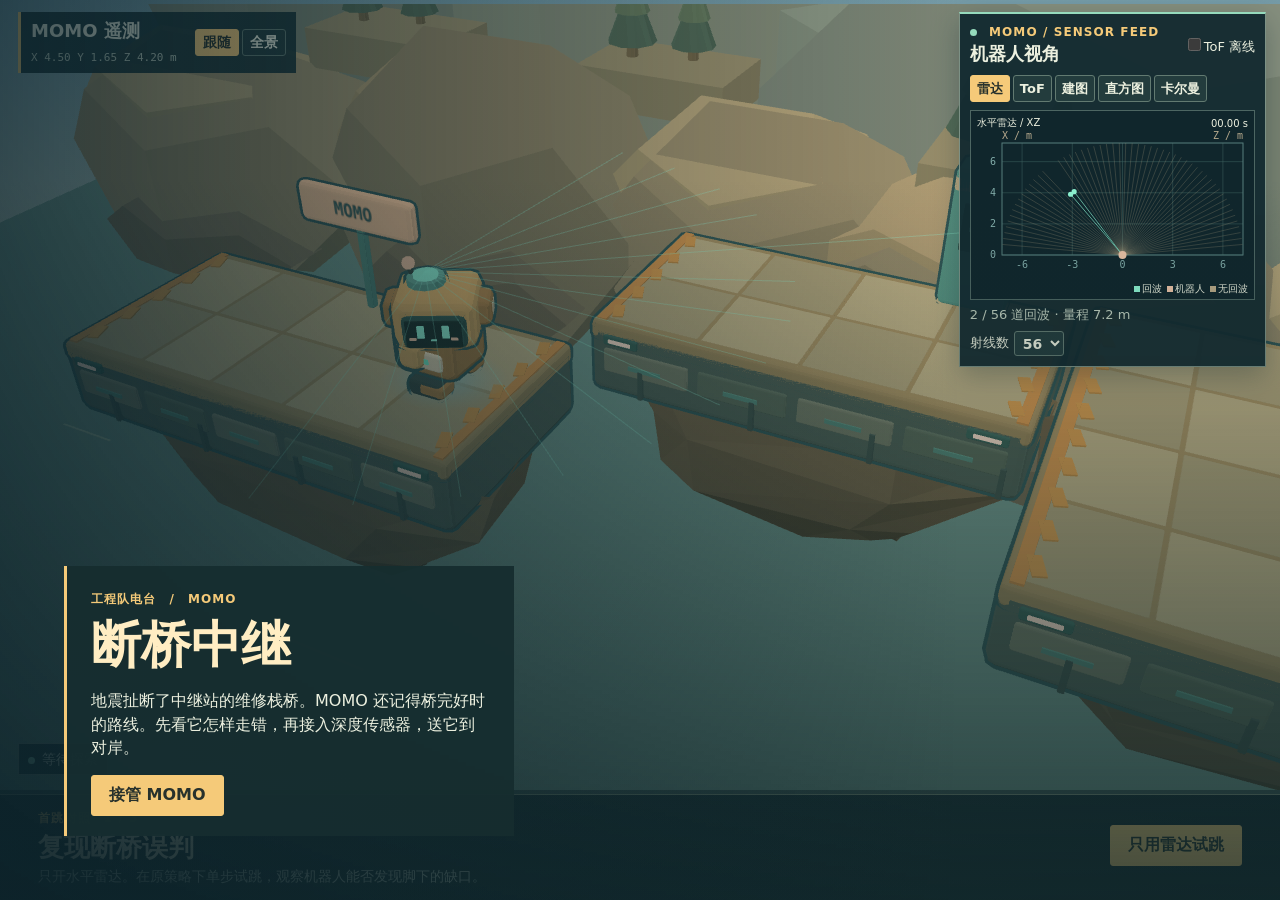
<file: momo-stage.html>
<!doctype html>
<!-- Three.js
The MIT License

Copyright © 2010-2026 three.js authors

Permission is hereby granted, free of charge, to any person obtaining a copy
of this software and associated documentation files (the "Software"), to deal
in the Software without restriction, including without limitation the rights
to use, copy, modify, merge, publish, distribute, sublicense, and/or sell
copies of the Software, and to permit persons to whom the Software is
furnished to do so, subject to the following conditions:

The above copyright notice and this permission notice shall be included in
all copies or substantial portions of the Software.

THE SOFTWARE IS PROVIDED "AS IS", WITHOUT WARRANTY OF ANY KIND, EXPRESS OR
IMPLIED, INCLUDING BUT NOT LIMITED TO THE WARRANTIES OF MERCHANTABILITY,
FITNESS FOR A PARTICULAR PURPOSE AND NONINFRINGEMENT. IN NO EVENT SHALL THE
AUTHORS OR COPYRIGHT HOLDERS BE LIABLE FOR ANY CLAIM, DAMAGES OR OTHER
LIABILITY, WHETHER IN AN ACTION OF CONTRACT, TORT OR OTHERWISE, ARISING FROM,
OUT OF OR IN CONNECTION WITH THE SOFTWARE OR THE USE OR OTHER DEALINGS IN
THE SOFTWARE.

-->
<html lang="zh-CN"><head><meta charset="utf-8"><meta name="viewport" content="width=device-width, initial-scale=1"><meta name="theme-color" content="#13292d"><title>断桥中继 · 峡谷回声</title><link rel="stylesheet" href="./momo.css"><script defer src="./momo-scenery.js"></script><script defer src="./momo-challenge.js"></script><script type="module" src="./momo-runtime.mjs"></script></head><body>
<main class="momo-shell">
  <div class="worksite"><div id="stage" class="stage">
          <div class="sky-moon" aria-hidden="true"></div>
          <div id="stage-render" class="stage-render" role="img" aria-label="MOMO 在峡谷维修栈桥上试跳的三维画面"></div>
          <div id="landing-targets" role="group" aria-label="现场候选落点"></div>
          <header class="stage-header">
            <div>
              <h2 id="stage-title">MOMO 遥测</h2>
              <span class="stage-pose" id="stage-pose"></span>
            </div>
            <div class="camera-switch" role="group" aria-label="镜头视角">
              <button type="button" data-camera="follow" aria-pressed="true" title="可拖动画面调整角度">跟随</button>
              <button type="button" data-camera="overview" aria-pressed="false">全景</button>
            </div>
          </header>
          <div class="stage-hud">
            <div class="stage-event"><span id="status-dot" class="status-dot"></span><span id="stage-status" role="status">等待探索</span></div>
            <span id="stage-reward" class="stage-reward" hidden></span>
          </div>
          <div class="progress-track" aria-hidden="true"><div id="stage-progress"></div></div>
        </div>
        
    <button type="button" id="monitor-toggle" aria-expanded="false" aria-controls="monitor">传感器副屏</button>
    <aside id="monitor"><section class="sensor-card" aria-labelledby="sensor-title">
        <header class="sensor-header">
          <div><div class="sensor-eyebrow"><span></span> MOMO / SENSOR FEED</div><h2 id="sensor-title">机器人视角</h2></div>
          <label class="switch-control"><input id="depth-on" type="checkbox" role="switch" checked /><span class="switch-track" aria-hidden="true"></span><span id="depth-switch-label">接入 ToF</span></label>
        </header>
        <div id="sensor-tabs" class="sensor-tabs" role="group" aria-label="副屏视图">
          <button type="button" data-sensor="radar" aria-pressed="false">雷达</button>
          <button type="button" data-sensor="depth" aria-pressed="true">ToF</button>
          <button type="button" data-sensor="map" aria-pressed="false">建图</button>
          <button type="button" data-sensor="histogram" aria-pressed="false">直方图</button>
          <button type="button" data-sensor="kalman" aria-pressed="false">卡尔曼</button>
        </div>
        <div class="sensor-window" id="sensor-window">
          <div class="sensor-window-meta"><span id="feed-name">ToF / 局部点云</span><span id="feed-time">00.00 s</span></div>
          <canvas id="sensor-canvas" role="img" aria-describedby="sensor-readout"></canvas>
          <div id="depth-empty" class="depth-empty" hidden><span aria-hidden="true">◌</span><strong>ToF 未接入</strong><small>打开上方开关，查看深度和点云。</small></div>
          <div id="sensor-legend" class="sensor-legend"></div>
        </div>
        <div class="sensor-footer">
          <p id="sensor-readout"></p>
          <div id="radar-options" class="sensor-options" hidden>
            <label for="radar-beams">射线数</label>
            <select id="radar-beams"><option value="24">24</option><option value="56" selected>56</option><option value="96">96</option></select>
          </div>
          <div id="depth-options" class="sensor-options">
            <label for="depth-view">视图</label>
            <select id="depth-view"><option value="depth">深度图</option><option value="cloud" selected>3D 点云</option></select>
          </div>
          <div id="histogram-options" class="sensor-options localization-options" hidden>
            <label for="histogram-view">概率层</label>
            <select id="histogram-view"><option value="posterior">后验</option><option value="likelihood">测距似然</option><option value="prediction">运动预测</option></select>
            <div class="beacon-options" role="group" aria-label="参与测距的信标">
              <label><input type="checkbox" data-beacon="0" checked /> A</label>
              <label><input type="checkbox" data-beacon="1" checked /> B</label>
              <label><input type="checkbox" data-beacon="2" checked /> C</label>
            </div>
          </div>
          <div id="kalman-options" class="sensor-options" hidden>
            <label for="measurement-noise">测量噪声 σ</label>
            <select id="measurement-noise"><option value="0.35">0.35 m</option><option value="0.95" selected>0.95 m</option><option value="1.8">1.80 m</option></select>
          </div>
        </div>
      </section></aside>
  </div>
  <section class="pilot">
    <div class="pilot-task"><small id="phase-title">工程调度</small><h1 id="mission-goal">断桥中继</h1><p id="pilot-hint" role="status"></p></div>
    <div class="pilot-actions"><button class="primary" id="mission-action">接入现场</button><div id="jump-command" hidden><label for="pilot-jump">试跳动作</label> <select id="pilot-jump"></select> <button id="send-jump">发出单跳</button></div></div>
    <div class="pilot-secondary"><button id="open-training" hidden>策略训练</button><span id="comparison-note"></span></div>
    <div class="stage-controls">
          <button id="play" type="button" class="play"><span id="play-icon" aria-hidden="true">▶</span><span id="play-label">开始探索</span></button>
          <button id="step" type="button" class="quiet"><span aria-hidden="true">▷|</span> 单步</button>
          <button id="restart" type="button" class="quiet"><span aria-hidden="true">↺</span> 重开对照</button>
          <label class="obstacle-control"><input type="checkbox" id="bridge-cut" checked /> 断桥</label>
          <label class="speed" for="speed">速度
            <select id="speed">
              <option value="0.5">0.5×</option>
              <option value="1" selected>1×</option>
              <option value="2">2×</option>
              <option value="4">4×</option>
            </select>
          </label>
        </div>
      
  </section>
  <section class="lab-drawer" id="training-drawer" role="dialog" aria-label="策略训练" hidden><div class="drawer-head"><h2>策略训练</h2><button id="close-training">返回现场</button></div><div class="bottom-grid">
      <section class="training-card" aria-labelledby="training-title">
        <header class="training-heading">
          <div><h2 id="training-title">训练曲线</h2><p id="chart-source">桥接通时预训练 · 220 回合</p></div>
          <div class="segment" role="group" aria-label="曲线指标">
            <button type="button" data-chart="reward" aria-pressed="true">回合奖励</button>
            <button type="button" data-chart="success" aria-pressed="false">通关率</button>
          </div>
        </header>
        <div class="training-metrics">
          <div><span>当前训练回合</span><strong id="metric-episodes">0</strong></div>
          <div><span>近 20 局平均奖励</span><strong id="metric-average">—</strong></div>
          <div><span>近 20 局通关率</span><strong id="metric-rate">—</strong></div>
        </div>
        <div class="chart-wrap"><canvas id="training-chart" role="img" aria-label="按回合绘制的真实训练数据"></canvas></div>
        <div id="chart-key" class="chart-key"><span><i></i>20 局滑动平均</span><span><i></i>单局奖励</span></div>
      </section>

      <section class="tuning-card" aria-labelledby="tuning-title">
        <header class="tuning-heading"><h2 id="tuning-title">策略与奖惩</h2><span>Q-LEARNING</span></header>
        <label class="reward-control" for="reward">奖励函数<select id="reward"><option value="balanced">均衡</option><option value="safe">避险优先</option><option value="short">少走步数</option></select></label>
        <div id="reward-details" class="reward-details"></div>
        <label class="slider-row" for="alpha"><span>学习率 <b>α</b></span><output for="alpha" id="alpha-value">0.32</output><input type="range" id="alpha" min="0.05" max="0.95" step="0.01" value="0.32" /></label>
        <label class="slider-row" for="gamma"><span>折扣因子 <b>γ</b></span><output for="gamma" id="gamma-value">0.985</output><input type="range" id="gamma" min="0.70" max="0.995" step="0.005" value="0.985" /></label>
        <label class="slider-row" for="epsilon"><span>探索率 <b>ε</b></span><output for="epsilon" id="epsilon-value">0.14</output><input type="range" id="epsilon" min="0" max="0.6" step="0.01" value="0.14" /></label>
        <div class="tuning-actions">
          <label for="train-episodes">回合数</label>
          <select id="train-episodes"><option value="100">100</option><option value="1000" selected>1,000</option><option value="10000">10,000</option></select>
          <button type="button" id="train">快进训练</button>
          <button type="button" id="clear" class="quiet">清空策略</button>
        </div>
        <progress id="train-progress" class="train-progress" aria-label="快进训练进度" hidden></progress>
        <p id="tuning-status" class="tuning-status" role="status">可清空策略，从零开始探索。</p>
      </section>
    </div>
    </section>
  <div id="radio-intro" class="radio-intro"><div><small>工程队电台　/　MOMO</small><h2>断桥中继</h2><p>地震扯断了中继站的维修栈桥。MOMO 还记得桥完好时的路线。先看它怎样走错，再接入深度传感器，送它到对岸。</p><button id="accept-task" class="primary">接管 MOMO</button></div></div>
</main></body></html>
</file>
<file: momo.css>
:root{color-scheme:dark;--ink:#ecf0df;--muted:#c1d0c0;--gold:#f5ca79;--edge:#697d71;--panel:#183134;--mint:#95dabc;font:16px/1.45 system-ui,"PingFang SC","Microsoft YaHei",sans-serif}*{box-sizing:border-box}html,body{width:100%;height:100%;margin:0;overflow:hidden}body{background:#14292d;color:var(--ink)}h1,h2,p{margin:0}button,select{min-height:33px;padding:5px 10px;color:var(--ink);font:650 14px system-ui;background:#233c3d;border:1px solid #627a71;border-radius:3px;cursor:pointer}button:hover,select:hover{border-color:var(--gold)}button:focus-visible,select:focus-visible,input:focus-visible{outline:2px solid var(--gold);outline-offset:2px}button:disabled{opacity:.55;cursor:default}[hidden]{display:none!important}.primary,button[aria-pressed=true]{border-color:var(--gold);background:var(--gold);color:#27312c}.primary{font-size:16px;padding:9px 17px}.momo-shell{position:relative;height:100%;display:flex;flex-direction:column}.worksite{position:relative;flex:1;min-height:0;background:linear-gradient(#759ba7 0,#cad1ba 43%,#a7b09b 66%,#577b79 100%);overflow:hidden}.stage{position:absolute;inset:0}.stage-render{position:absolute;inset:0;cursor:grab;touch-action:none}.stage-render:active{cursor:grabbing}.stage-render canvas{width:100%;height:100%;display:block}.stage-header{position:absolute;left:18px;top:12px;display:flex;align-items:center;gap:18px;padding:6px 10px;background:#183134e8;border-left:3px solid var(--gold)}.stage-header h2{font-size:18px}.stage-pose{font:11px ui-monospace,monospace;color:var(--muted)}.camera-switch{display:flex;gap:3px}.camera-switch button{min-height:27px;padding:2px 7px}.stage-hud{position:absolute;bottom:19px;left:18px;display:flex;align-items:center;gap:6px}.stage-event,.stage-reward{background:#183134e8;border:1px solid #849487;padding:5px 9px;font-size:14px}.status-dot,.sensor-eyebrow span{display:inline-block;width:7px;height:7px;border-radius:50%;background:var(--mint);margin-right:7px}.status-dot[data-tone=bad]{background:#e99a76}.stage-reward[data-tone=bad]{color:#eeb49b}.progress-track{position:absolute;bottom:0;left:0;width:100%;height:4px;background:#3e5653}.progress-track div{height:100%;background:var(--gold);transition:width .25s}
#monitor{position:absolute;right:14px;top:12px;width:clamp(242px,24vw,355px);max-height:calc(100% - 25px);overflow:auto;background:#122a30f2;border:1px solid #7c9185;border-top:2px solid var(--mint);box-shadow:0 8px 27px #152e3355}.sensor-card{padding:10px}.sensor-header{display:flex;align-items:center;justify-content:space-between;gap:8px}.sensor-eyebrow,.pilot-task small,.radio-intro small{font-weight:750;color:var(--gold);font-size:12px;letter-spacing:.09em}.sensor-header h2{font-size:18px}.switch-control{font-size:13px}.sensor-tabs,.segment{display:flex;flex-wrap:wrap;gap:3px;margin:8px 0}.sensor-tabs button{font-size:13px;min-height:27px;padding:2px 6px}.sensor-window{position:relative;background:#10262c;border:1px solid #4d6662;height:clamp(128px,22vh,190px)}.sensor-window canvas,.training-chart canvas,#training-chart{width:100%;height:100%;display:block}.sensor-window[data-drag=true] canvas{touch-action:none;cursor:grab}.sensor-window-meta,.sensor-legend{position:absolute;left:6px;right:6px;font:10px ui-monospace,system-ui;display:flex;align-items:center;justify-content:space-between;pointer-events:none}.sensor-window-meta{top:5px}.sensor-legend{bottom:3px;justify-content:flex-end;gap:5px}.sensor-legend i{background:var(--swatch);display:inline-block;width:6px;height:6px;margin-right:2px}.depth-empty{position:absolute;inset:0;display:grid;place-content:center;text-align:center;background:#122931e6}.depth-empty small{font-size:11px}.sensor-footer p{margin:6px 0;font-size:13px;color:var(--muted)}.sensor-options,.beacon-options{display:flex;align-items:center;gap:5px;flex-wrap:wrap;font-size:13px}.sensor-options select,.speed select{min-height:25px;padding:1px 4px}.pilot{flex:none;display:grid;grid-template-columns:minmax(0,1.3fr) auto;gap:4px 16px;padding:10px clamp(14px,3vw,48px);background:linear-gradient(102deg,#213737,#12262c);border-top:1px solid #82927b}.pilot-task h1{color:#fff1d1;font-size:clamp(19px,2vw,27px)}.pilot-task p{font-size:14px;color:#d5dfcf}.pilot-actions{display:flex;align-items:center;justify-content:flex-end;gap:8px;flex-wrap:wrap}.pilot-secondary{display:flex;align-items:center;gap:9px;color:var(--mint);font-size:13px}.stage-controls{display:flex;align-items:center;justify-content:flex-end;gap:6px;flex-wrap:wrap}.stage-controls label,#jump-command label{font-size:13px}.stage-controls input,.switch-control input,.beacon-options input,input[type=range]{accent-color:var(--mint)}body[data-mode=mission] .stage-controls{display:none}body[data-mode=lab] .pilot-actions{display:none}body[data-mode=lab] .stage-controls{grid-area:1 / 2}#monitor-toggle{display:none}.radio-intro{position:absolute;inset:0;display:grid;align-items:end;justify-items:start;background:linear-gradient(90deg,#0a2029ba,transparent 75%),linear-gradient(0deg,#11272ac9,transparent 80%);z-index:5;padding:clamp(18px,5vw,70px)}.radio-intro>div{width:min(450px,100%);padding:20px 24px;border-left:3px solid var(--gold);background:#162d30f4}.radio-intro h2{font-size:clamp(30px,4vw,50px);color:#ffedc3}.radio-intro p{margin:8px 0 16px}.lab-drawer{position:absolute;right:1%;top:2%;bottom:2%;width:min(680px,98%);z-index:4;overflow:auto;background:#172f33;border:1px solid #809689;padding:16px;box-shadow:0 12px 70px #0e2529b3}.drawer-head,.training-heading,.tuning-heading,.tuning-actions,.chart-key,.metric-row{display:flex;align-items:center;justify-content:space-between;gap:7px;flex-wrap:wrap}.drawer-head{padding-bottom:8px;border-bottom:1px solid var(--edge)}.bottom-grid section{padding:10px 0}.bottom-grid h2{font-size:19px;color:#ffe3a8}.bottom-grid p,.bottom-grid label{font-size:14px}.bottom-grid canvas#training-chart{height:130px}.metrics{display:flex;gap:18px}.metrics span,.metrics small{display:block}.chart-key,.metrics{font-size:13px}.slider-row{display:grid;grid-template-columns:minmax(90px,1fr) 54px 2fr;align-items:center;gap:5px;margin:8px 0}.chart-key{justify-content:start;gap:12px}.training-card{border-bottom:1px solid var(--edge)}#comparison-note:empty{display:none}
@media(max-width:780px),(max-height:510px){#monitor{visibility:hidden;pointer-events:none;right:6px;top:46px;width:min(310px,80%);max-height:calc(100% - 52px);z-index:2}#monitor.open{visibility:visible;pointer-events:auto}#monitor-toggle{display:block;position:absolute;right:7px;top:9px}.stage-header{left:7px;top:8px;padding:3px 6px;gap:7px}.stage-header h2{font-size:16px}.stage-hud{left:8px;bottom:8px}.pilot{padding:7px 10px;grid-template-columns:1fr;gap:5px}.pilot-actions,.stage-controls{justify-content:flex-start}.pilot-task p{font-size:13px}.pilot-actions .primary{padding:6px 12px}.pilot-secondary{font-size:12px}.radio-intro{padding:16px}.sensor-window{height:125px}body[data-mode=lab] .stage-controls{grid-area:auto}}
#landing-targets{position:absolute;inset:0;pointer-events:none}#landing-targets button{pointer-events:auto;position:absolute;transform:translate(-50%,-100%);border-radius:2px;border:1px solid #bac5a4;border-bottom:2px solid #ced1a5;padding:2px 6px;min-height:24px;background:#233a3bdd;color:#f8ebc5;font-size:12px;white-space:nowrap}#landing-targets button::after{content:"";position:absolute;width:5px;height:5px;bottom:-5px;left:calc(50% - 3px);transform:rotate(45deg);background:#b9cbb0}#landing-targets [data-state=supported]{color:#bcf7d9;border-color:#7cbe9b}#landing-targets [data-state=gap],#landing-targets [data-state=blocked]{color:#f7b699;border-color:#c7896e}
</file>
